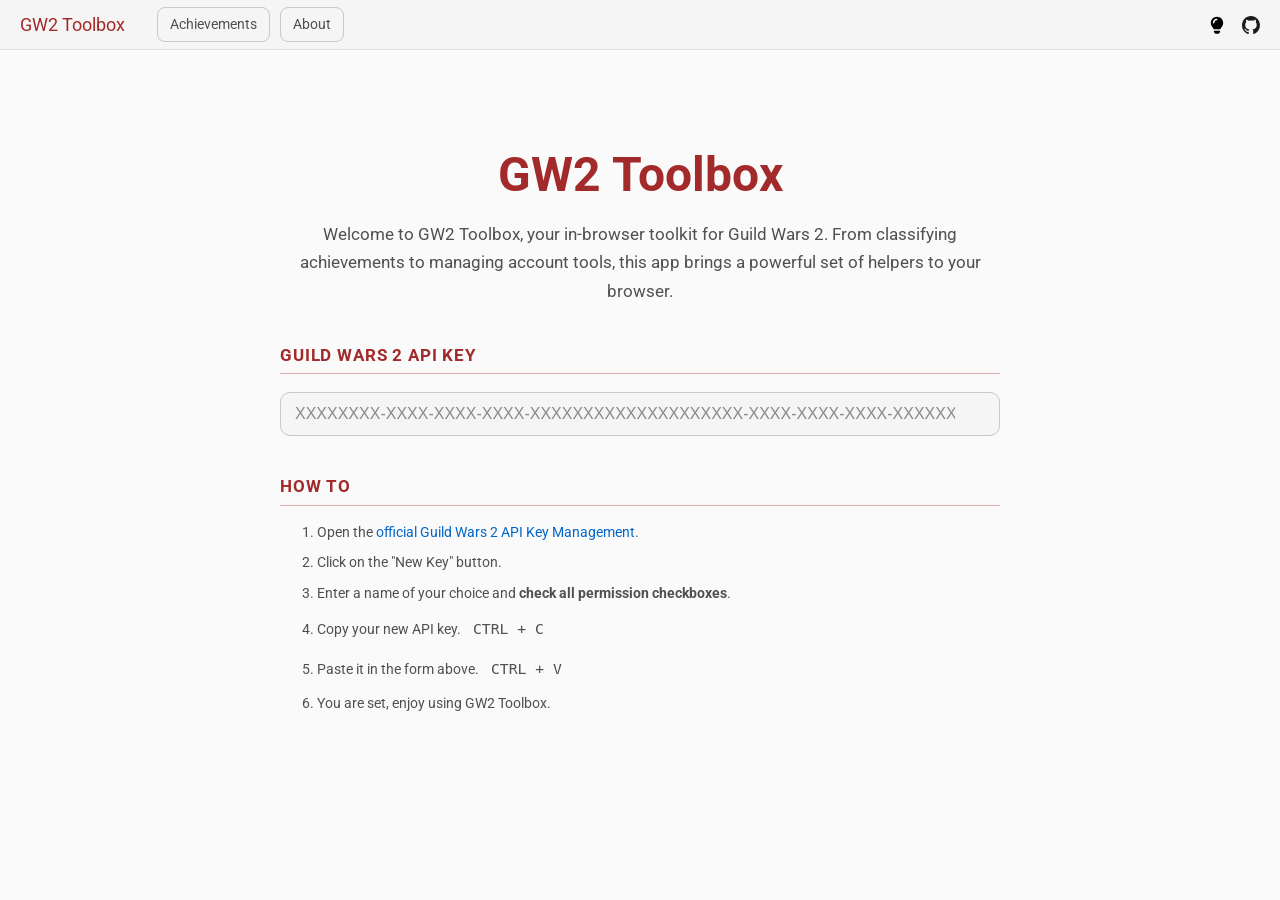
<file: index.html>
<!DOCTYPE html>
<html lang="en">

<head>
  <meta charset="utf-8" />
  <meta name="viewport" content="width=device-width, initial-scale=1" />
  <title>GW2 Toolbox</title>
  <link rel="icon" href="docs/gw2-toolbox-round.ico" />
  <link href="https://fonts.googleapis.com/css?family=Roboto:400,500&display=swap" rel="stylesheet" />
  <link rel="stylesheet" href="css/gw2toolbox.css" />
</head>

<body>
  <div class="container">
    <nav class="navbar navbar-default" role="navigation">
      <div class="navbar-item-default navbar-left">
        <a class="brand" href="#/home">GW2 Toolbox</a>
      </div>

      <div class="navbar-tabs" role="tablist" aria-label="Site sections">
        <a class="tab" href="#/achievements" data-route="/achievements" role="tab">Achievements</a>
        <a class="tab" href="#/about" data-route="/about" role="tab">About</a>
      </div>

      <div class="navbar-actions">
        <details class="navbar-dropdown">
          <summary class="dropdown-summary" aria-label="Open navigation menu" title="Menu">
            <img class="menu-icon" src="docs/list.svg" alt="" aria-hidden="true" />
          </summary>

          <div class="dropdown-panel" role="tablist" aria-label="Site sections">
            <a class="tab dropdown-item" href="#/achievements" data-route="/achievements" role="tab">Achievements</a>
            <a class="tab dropdown-item" href="#/about" data-route="/about" role="tab">About</a>
          </div>
        </details>

        <button id="themeToggle" class="theme-toggle" title="Toggle dark/light mode" aria-label="Toggle dark or light mode">
          <img class="theme-toggle-icon icon-light-on" src="docs/lightbulb-on.svg" alt="" aria-hidden="true" />
          <img class="theme-toggle-icon icon-light-off"  src="docs/lightbulb-off.svg"  alt="" aria-hidden="true" />
        </button>

        <a class="github-link" href="https://github.com/AKruimink/gw2-toolbox" target="_blank" rel="noopener" aria-label="View project on GitHub" title="View project on GitHub">
          <img class="github-icon" src="docs/github-mark-white.svg" alt="" aria-hidden="true" />
        </a>
      </div>
    </nav>

    <main id="content" class="content-column"></main>
  </div>

  <script type="module" src="js/gw2toolbox.js"></script>
</body>

</html>
</file>
<file: css/gw2toolbox.css>
* {
    box-sizing: border-box;
    margin: 0;
    padding: 0;
}

html,
body {
    overflow-x: hidden;
}

:root {
    --bg-color: 24, 26, 27;
    --secondary-bg-color: 28, 30, 31;
    --navbar-border-color: 55, 59, 62;
    --border-color: 62, 68, 70;
    --primary-text-color: 200, 195, 188;
    --secondary-text-color: 178, 172, 162;
    --link-color: 96, 168, 255;
    --accent-color: 163, 42, 42;
    --accent-hover-color: 140, 36, 36;
    --row-even-color: 26, 26, 26;
    --row-odd-color: 19, 19, 19;
    --completed-row-color: 23, 62, 18;
    --header-bg-color: 42, 42, 42;
    --header-text-color: 204, 204, 204;
    --category-path-color: 144, 120, 100;
}

body.light-mode {
    --bg-color: 250, 250, 250;
    --secondary-bg-color: 245, 245, 245;
    --navbar-border-color: 224, 224, 224;
    --border-color: 200, 200, 200;
    --primary-text-color: 32, 32, 32;
    --secondary-text-color: 80, 80, 80;
    --link-color: 0, 102, 204;
    --accent-color: 163, 42, 42;
    --accent-hover-color: 140, 36, 36;
    --row-even-color: 255, 255, 255;
    --row-odd-color: 247, 247, 247;
    --completed-row-color: 220, 245, 220;
    --header-bg-color: 235, 235, 235;
    --header-text-color: 32, 32, 32;
    --category-path-color: 120, 88, 66;
}

body {
    font-family: "Roboto", sans-serif;
    font-size: 14px;
    line-height: 1.2;
    color: rgb(var(--primary-text-color));
    background-color: rgb(var(--bg-color));
    min-height: 100vh;
    transition: background-color 0.3s ease, color 0.3s ease;
}

/* ---------------------------------------------
 * Layout
 * --------------------------------------------- */

.container {
    min-height: 100vh;
    display: flex;
    flex-direction: column;
}

.content-column {
    max-width: 900px;
    margin: 0 auto;
    width: 100%;
    min-width: 0;
    display: flex;
    flex-direction: column;
    align-items: stretch;
    padding: 40px 20px 80px;
}

.page {
    display: flex;
    flex-direction: column;
    align-items: center;
    gap: 40px;
    max-width: 920px;
    margin: 0 auto;
    padding: 56px 20px 80px;
}

.page-header {
    text-align: center;
    max-width: 760px;
}

.page-header h1 {
    font-size: 3rem;
    margin-bottom: 16px;
    color: rgb(var(--accent-color));
}

.page-header .page-intro {
    margin: 0 auto;
    max-width: 720px;
    font-size: 1.05rem;
    line-height: 1.7;
    color: rgb(var(--secondary-text-color));
}

.section-block {
    width: 100%;
    max-width: 760px;
    display: flex;
    flex-direction: column;
    gap: 18px;
}

.section-header h2 {
    font-size: 1.05rem;
    margin: 0;
    padding-bottom: 8px;
    color: rgb(var(--accent-color));
    border-bottom: 1px solid rgba(var(--accent-color), 0.35);
    letter-spacing: 0.05em;
    text-transform: uppercase;
}

.section-block ol {
    list-style: decimal inside;
    display: grid;
    gap: 14px;
    padding-left: 22px;
    color: rgb(var(--secondary-text-color));
}

.section-block a {
    color: rgb(var(--link-color));
    text-decoration: none;
}

.section-block a:hover,
.section-block a:focus-visible {
    text-decoration: underline;
}

kbd {
    display: inline-flex;
    align-items: center;
    justify-content: center;
    padding: 3px 8px;
    border-radius: 5px;
    background-color: rgba(255, 255, 255, 0.08);
    color: rgb(var(--secondary-text-color));
    border: 1px solid rgba(255, 255, 255, 0.12);
    font-size: 0.92rem;
}

.section-block li {
    margin: 0;
}

.hidden {
    display: none !important;
}

.text-body p {
    margin: 0;
    color: rgb(var(--secondary-text-color));
    line-height: 1.7;
    font-size: 1rem;
}

#content {
    min-width: 0;
}

/* ---------------------------------------------
 * Navbar
 * --------------------------------------------- */

.navbar {
    display: flex;
    align-items: center;
    gap: 16px;
    justify-content: flex-start;
}

.navbar.navbar-default {
    border-bottom: 1px solid rgb(var(--navbar-border-color));
    background-color: rgb(var(--secondary-bg-color));
    height: 50px;
    padding: 0 20px;
}

.navbar .navbar-item-default a {
    text-decoration: none;
    color: rgb(var(--accent-color));
}

.navbar .navbar-item-default a:hover {
    text-decoration: underline;
}

.navbar .brand {
    font-size: 18px;
    white-space: nowrap;
    color: rgb(var(--secondary-text-color));
}

.navbar .navbar-tabs {
    display: flex;
    align-items: center;
    gap: 10px;
    margin-left: 16px;
    flex: 0 1 auto;
    min-width: 0;
}

.navbar .navbar-actions {
    margin-left: auto;
    display: flex;
    align-items: center;
    gap: 10px;
    flex: 0 0 auto;
}

/* ---------------------------------------------
 * Tabs
 * --------------------------------------------- */

.tab {
    display: inline-flex;
    align-items: center;
    white-space: nowrap;
    padding: 8px 12px;
    border: 1px solid rgb(var(--border-color));
    border-radius: 8px;
    text-decoration: none;
    color: rgb(var(--secondary-text-color));
    background-color: transparent;
    transition: background-color 0.2s;
}

.tab:hover {
    background-color: rgb(var(--row-even-color));
}

.tab.active {
    background-color: rgb(var(--bg-color));
    color: rgb(var(--primary-text-color));
    border-color: rgb(var(--navbar-border-color));
}

/* ---------------------------------------------
 * GitHub Link + Theme Toggle
 * --------------------------------------------- */

.github-link {
    display: inline-flex;
    align-items: center;
    gap: 8px;
    white-space: nowrap;
    color: rgb(var(--secondary-text-color));
    text-decoration: none;
}

.github-link:hover {
    text-decoration: underline;
}

.github-link .github-icon {
    width: 18px;
    height: 18px;
    display: inline-block;
    flex: 0 0 auto;
    transition: filter 0.3s;
}

.github-link .github-text {
    display: none;
}

body.light-mode .github-link .github-icon {
    filter: invert(0.9);
}

.theme-toggle {
    background-color: transparent;
    border: none;
    color: rgb(var(--secondary-text-color));
    padding: 6px;
    cursor: pointer;
    font-size: 16px;
    line-height: 1;
    display: inline-flex;
    align-items: center;
    justify-content: center;
    transition: background-color 0.2s, color 0.2s;
}

/* .theme-toggle:hover {
    background-color: rgb(var(--row-even-color));
} */

.theme-toggle .theme-toggle-icon {
    width: 18px;
    height: 18px;
    display: inline-block;
    flex: 0 0 auto;
    transition: filter 0.3s;
}

.theme-toggle .icon-light-off {
    display: none;
}

.theme-toggle .icon-light-on {
    display: block;
}

body.light-mode .theme-toggle .icon-light-off {
    display: block;
    transform: scale(1.15);
    transform-origin: center;
}

body.light-mode .theme-toggle .icon-light-on {
    display: none;
}

.theme-toggle .icon-light-off {
    display: none;
}

.theme-toggle .icon-light-on {
    display: block;
}

body.light-mode .theme-toggle .icon-light-off {
    display: block;
}

body.light-mode .theme-toggle .icon-light-on {
    display: none;
}

/* ---------------------------------------------
 * Mobile Dropdown
 * --------------------------------------------- */

.navbar-dropdown {
    display: none;
}

.menu-icon {
    width: 18px;
    height: 18px;
    border: none;
    display: block;
    flex: 0 0 auto;
}

body.light-mode .menu-icon {
    filter: invert(0.9);
}

/* ---------------------------------------------
 * Responsive
 * --------------------------------------------- */

@media (max-width: 640px) {
    .navbar.navbar-default {
        height: auto;
        padding: 10px 12px;
    }

    .navbar .navbar-tabs {
        display: none;
    }

    .navbar .navbar-dropdown {
        display: block;
        position: relative;
        flex: 0 0 auto;
    }

    .navbar .navbar-dropdown summary.dropdown-summary {
        display: inline-flex;
        align-items: center;
        justify-content: center;
        height: 32px;
        width: 44px;
        border-radius: 6px;
        border: 1px solid rgb(var(--border-color));
        background-color: transparent;
        color: rgb(var(--secondary-text-color));
        cursor: pointer;
        user-select: none;
        list-style: none;
    }

    .navbar .navbar-dropdown summary::-webkit-details-marker {
        display: none;
    }

    .navbar .navbar-dropdown .hamburger {
        font-size: 18px;
        line-height: 1;
    }

    .navbar .navbar-dropdown .dropdown-panel {
        position: absolute;
        top: calc(100% + 8px);
        right: 0;
        min-width: 180px;
        z-index: 1000;
        background-color: rgb(var(--secondary-bg-color));
        border: 1px solid rgb(var(--border-color));
        border-radius: 8px;
        padding: 6px;
    }

    .navbar .navbar-dropdown .dropdown-item {
        display: block;
        border: none;
        border-radius: 6px;
        padding: 10px;
    }

    .navbar .navbar-dropdown .dropdown-item:hover {
        background-color: rgb(var(--row-even-color));
    }

    .content-column {
        padding: 20px 12px 40px;
    }
}
</file>
